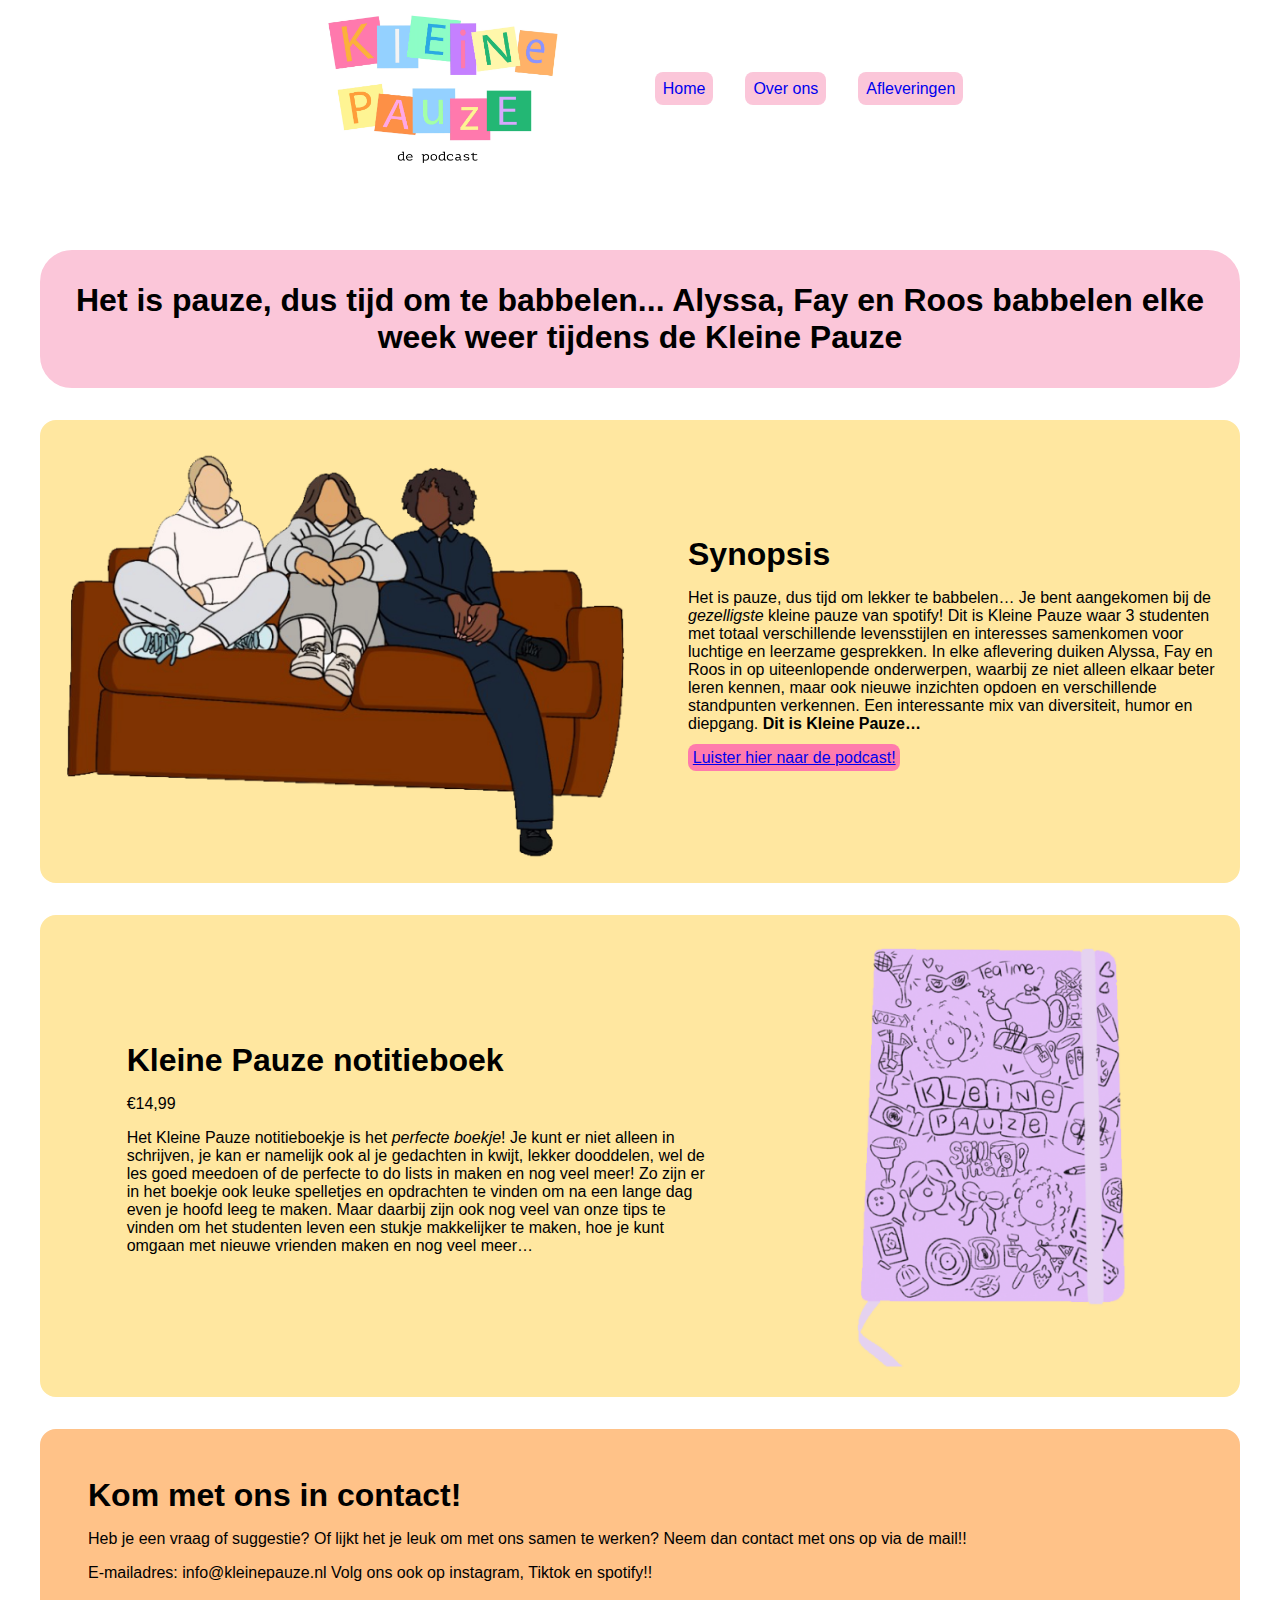
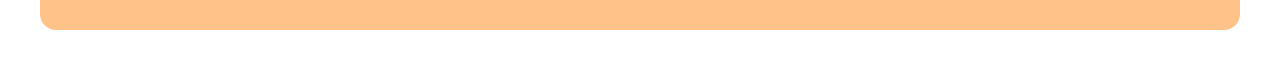
<file: index.html>
<!DOCTYPE html>
<html lang="en">

<head>
    <meta charset="UTF-8">
    <meta name="viewport" content="width=device-width, initial-scale=1.0">
    <title>Kleine Pauze</title>
    <link rel="stylesheet" href="style.css">
</head>

<body>

    <header>
        <img src="images/logo-kleine-pauze.png" alt="logo kleine pauze">
        <nav>
            <ul>
                <li><a href="index.html"> Home </a></li>
                <li><a href="over-ons.html"> Over ons </a></li>
                <li><a href="afleveringen.html"> Afleveringen </a></li>
            </ul>
        </nav>
    </header>

    <main>
        <div class="h1-home">
            <h1>
                Het is pauze, dus tijd om te babbelen... Alyssa, Fay en Roos babbelen elke week weer tijdens de Kleine
                Pauze
            </h1>
        </div>
        <section>
            <img src="images/groepsfoto.png" alt="groepsfoto">
            <div class="section-content">
                <h2> Synopsis</h2>
                <p>
                    Het is pauze, dus tijd om lekker te babbelen… Je bent aangekomen bij de <em>gezelligste</em> kleine pauze van spotify! Dit is Kleine Pauze waar 3 studenten met totaal verschillende levensstijlen en interesses samenkomen voor luchtige en leerzame gesprekken. In elke aflevering duiken Alyssa, Fay en Roos in op uiteenlopende onderwerpen, waarbij ze niet alleen elkaar beter leren kennen, maar ook nieuwe inzichten opdoen en verschillende standpunten verkennen. Een interessante mix van diversiteit, humor en diepgang. <strong>Dit is Kleine Pauze…</strong>
                </p>
                <a href="afleveringen.html"> Luister hier naar de podcast! </a>
            </div>
        </section>

        <section>
            <div class="section-content">
                <h2> Kleine Pauze notitieboek </h2>
                <p>€14,99</p>
                <p>
                    Het Kleine Pauze notitieboekje is het <em>perfecte boekje</em>! Je kunt er niet alleen in schrijven, je kan er namelijk ook al je gedachten in kwijt, lekker dooddelen, wel de les goed meedoen of de perfecte to do lists in maken en nog veel meer! Zo zijn er in het boekje ook leuke spelletjes en opdrachten te vinden om na een lange dag even je hoofd leeg te maken. Maar daarbij zijn ook nog veel van onze tips te vinden om het studenten leven een stukje makkelijker te maken, hoe je kunt omgaan met nieuwe vrienden maken en nog veel meer…
                </p>
            </div>
            <img src="images/notitieboekje-kleine-pauze.png" alt="notietieboekje kleine pauze">
        </section>
    </main>

    <footer>
        <div class="footer-content">
            <h2>
                Kom met ons in contact!
            </h2>
            <p>
                Heb je een vraag of suggestie? Of lijkt het je leuk om met ons samen te werken?
                Neem dan contact met ons op via de mail!!
            </p>
            <p>
                E-mailadres: info@kleinepauze.nl
                Volg ons ook op instagram, Tiktok en spotify!!
            </p>
        </div>
    </footer>
</body>

</html>
</file>
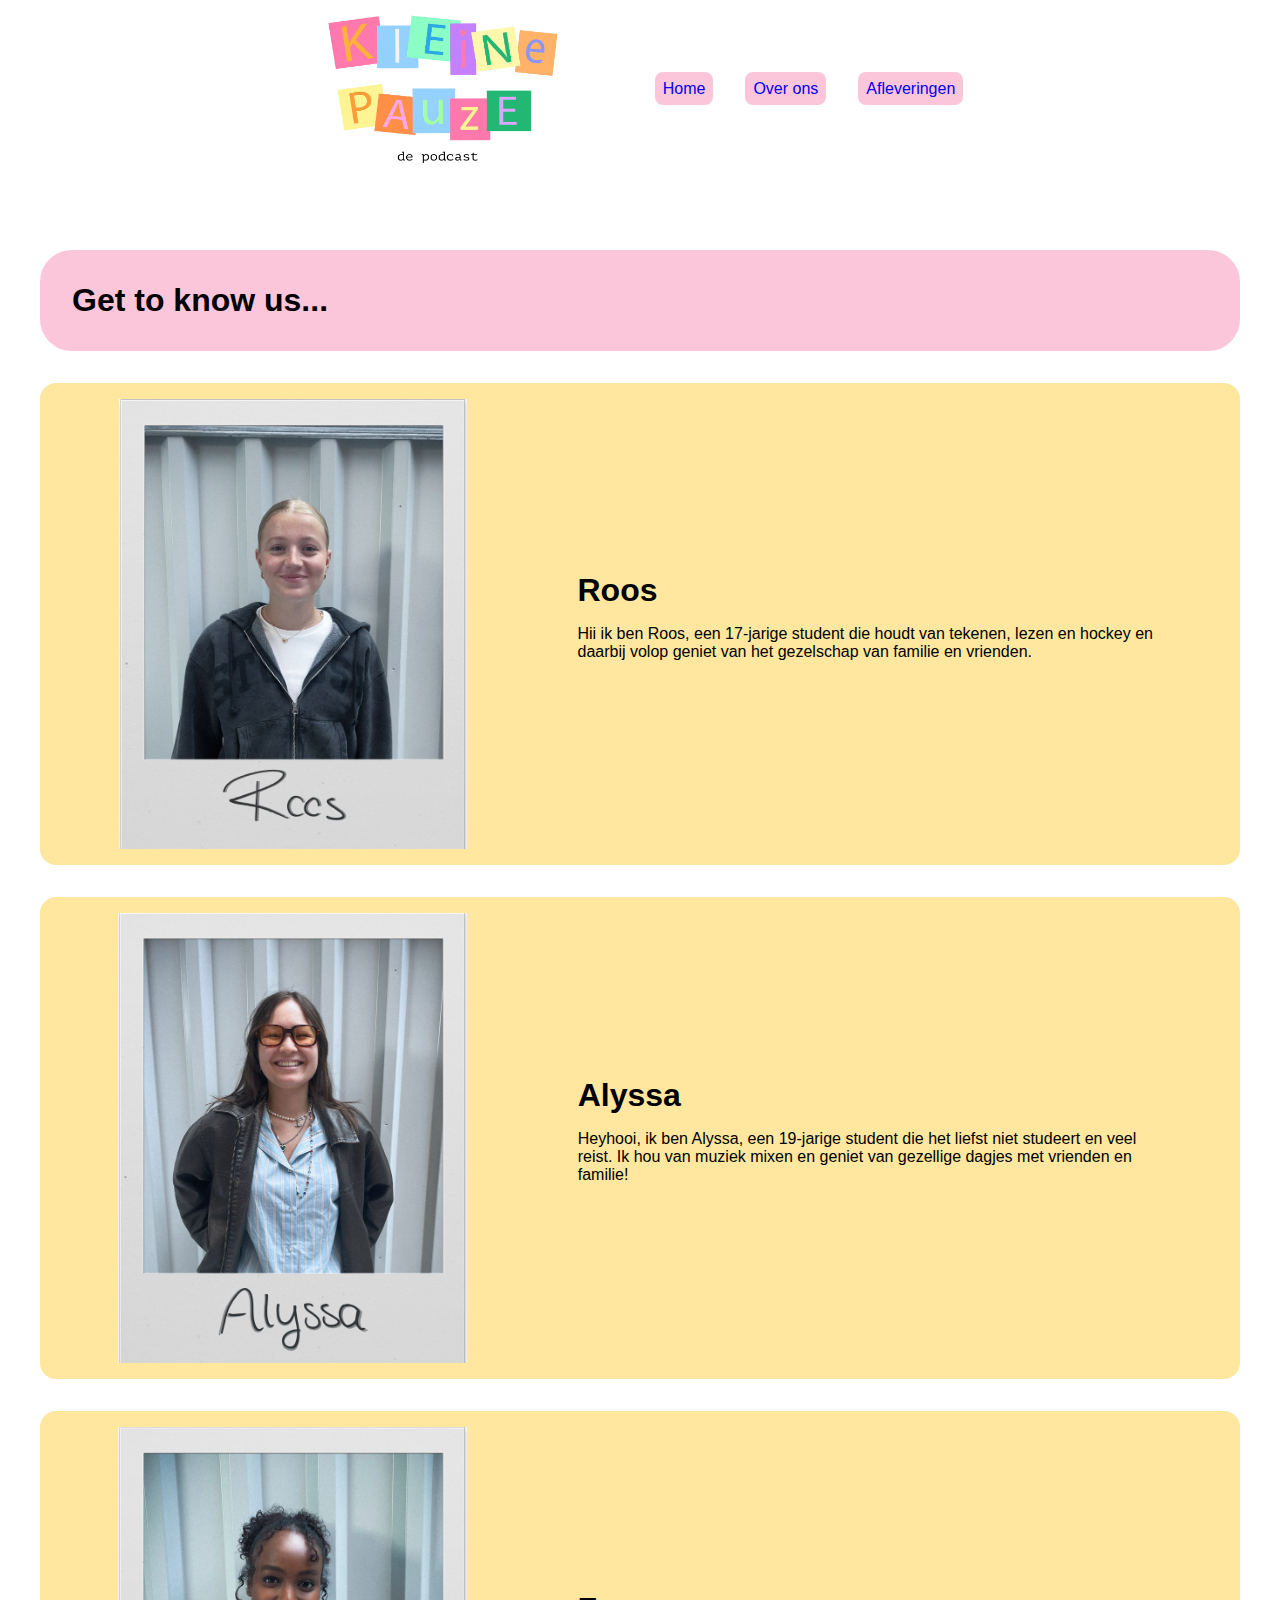
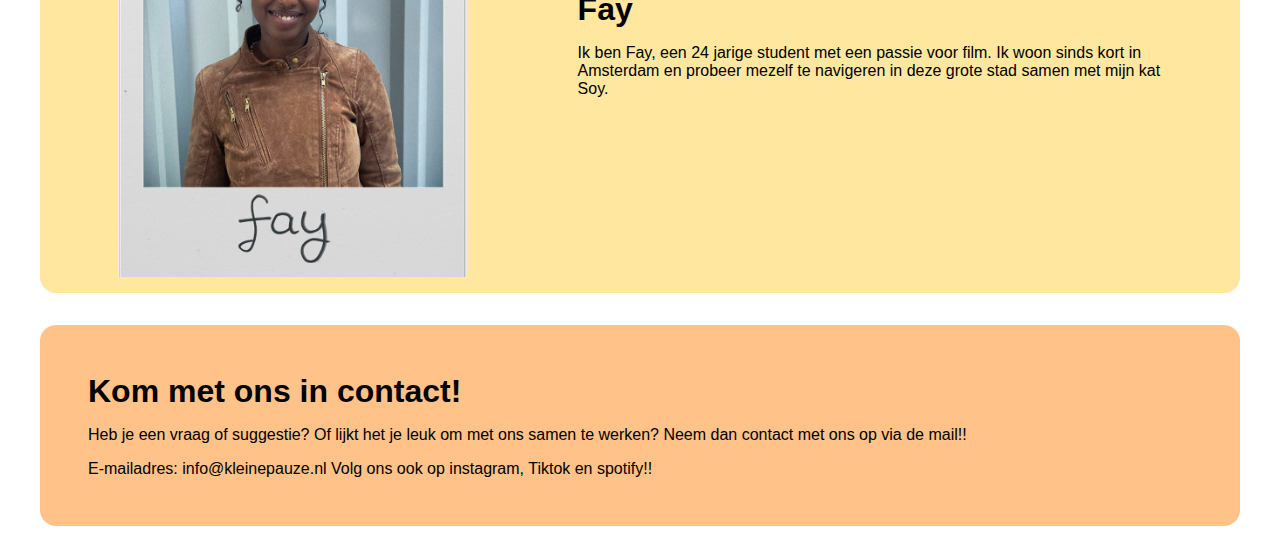
<file: over-ons.html>
<!DOCTYPE html>
<html lang="en">

<head>
    <meta charset="UTF-8">
    <meta name="viewport" content="width=device-width, initial-scale=1.0">
    <title>Kleine Pauze</title>
    <link rel="stylesheet" href="style.css">
</head>

<body>

    <header>
        <img src="images/logo-kleine-pauze.png" alt="logo kleine pauze">
        <nav>
            <ul>
                <li><a href="index.html"> Home </a></li>
                <li><a href="over-ons.html"> Over ons </a></li>
                <li><a href="afleveringen.html"> Afleveringen </a></li>
            </ul>
        </nav>
    </header>

    <main>
        <div class="h1-over-ons">
            <h1>Get to know us...</h1>
        </div>
        <section>
            <img src="images/roos-polariod.jpg" alt="polariod Roos">
            <div class="section-content">
                <h2>Roos</h2>
                <p>
                    Hii ik ben Roos, een 17-jarige student die houdt van tekenen, lezen en hockey en daarbij volop
                    geniet van het gezelschap van familie en vrienden.
                </p>
            </div>
        </section>

        <section>
            <img src="images/alyssa-polaroid.jpg" alt="polaroid Alyssa">
            <div class="section-content">
                <h2>Alyssa</h2>
                <p>
                    Heyhooi, ik ben Alyssa, een 19-jarige student die het liefst niet studeert en veel reist. Ik hou van muziek mixen en geniet van gezellige dagjes met vrienden en familie!
                </p>
            </div>
        </section>

        <section>
            <img src="images/fay-poloriod.jpg" alt="polaroid Fay">
            <div class="section-content">
                <h2>Fay</h2>
                <p>
                    Ik ben Fay, een 24 jarige student met een passie voor film. Ik woon sinds kort in Amsterdam en
                    probeer mezelf te navigeren in deze grote stad samen met mijn kat Soy.
                </p>
            </div>
        </section>
    </main>

    <footer>
        <div class="footer-content">
         <h2>
             Kom met ons in contact!
         </h2>
         <p>
             Heb je een vraag of suggestie? Of lijkt het je leuk om met ons samen te werken?
             Neem dan contact met ons op via de mail!!
         </p>
         <p>
             E-mailadres: info@kleinepauze.nl
             Volg ons ook op instagram, Tiktok en spotify!!
         </p>
     </div>
     </footer>
</body>

</html>
</file>
<file: style.css>
body {
    font-family: sans-serif;
}

ul {
    display: flex;
    list-style: none;
    gap: 2rem;
}

li a {
    text-decoration: none;
    background-color: #FBC6D9;
    border-radius: 0.5em;
    padding: 0.5em;
    transition: all 1s ease;
}

li :hover {
    background-color: #FF7BAC;
    color: #900b3c;
    border-radius: 0.5em;
    padding: 0.5em;
}

img {
    max-width: 100%;
}

h1 {
    border: 1em solid #FBC6D9;
    border-radius: 1em;
    background-color: #FBC6D9;
    margin: 1em;
}

.h1-home {
    font-size: 1em;
    text-align: center;
    margin-bottom: 2em;
    margin-top: 0;
}

.h1-overons {
    text-align: left;
    margin-bottom: 2em;
    margin-top: 0;
    margin-left: 2em;
}

h2 {
    font-size: 2em;
    margin-bottom: 0.5em;
    margin-top: 0;
}

header {
    display: flex;
    justify-content: center;
    align-items: center;
    gap: 3rem;
    margin-bottom: 5rem;
}

header img {
    width: 250px;
}

section {
    border: 1em solid #FFE7A0;
    border-radius: 1em;
    background-color: #FFE7A0;
    margin: 2em;
    text-align: left;
    flex-direction: row;
    display: flex;
    gap: 3rem;
    align-items: center;
    justify-content: space-evenly;
}

section img {
    max-width: 50%;
    max-height: 50vh;
}

.section-content {
    max-width: 50%;
}

section a {
    background-color: #FF7BAC;
    border-radius: 0.5em;
    padding: 0.3em;
    transition: all 1s ease;
}

section a:hover {
    background-color: #FBC6D9;
    color:#c0225c;
}

footer {
    border: 1em solid #FFC288;
    border-radius: 1em;
    background-color: #FFC288;
    margin: 2em;
}

.footer-content {
    margin: 2em;
}

video {
    max-width: 60%;
    max-height: 60vh;
}
</file>
